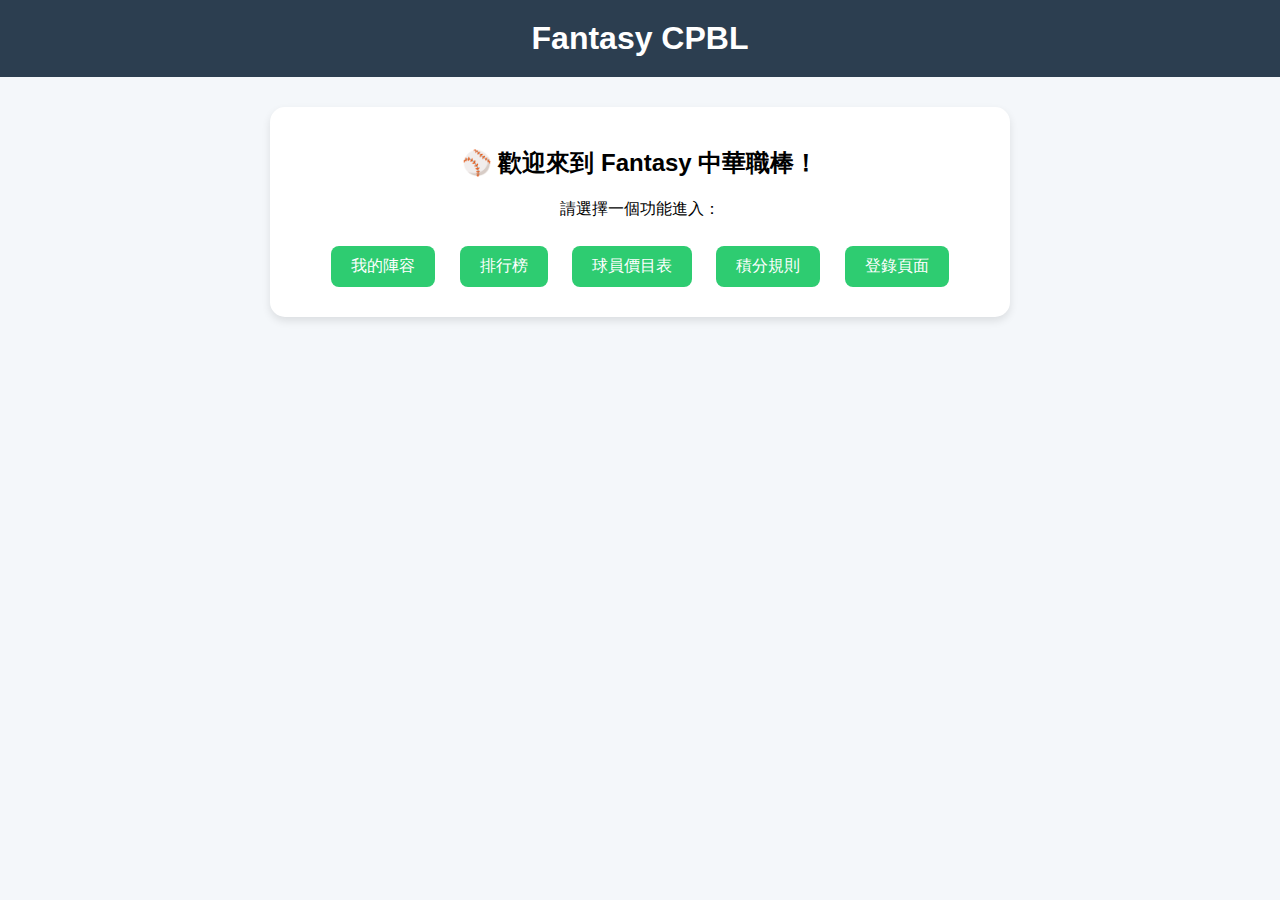
<file: index.html>
<!DOCTYPE html>
<html>
<head>
    <meta charset="utf-8">
    <title>FPL x 中職 - 首頁</title>
    <link rel="stylesheet" href=精緻.css>
  </head>
</head>
<body>
    <h1>Fantasy CPBL</h1>
    <div class="container">
        <h2>⚾ 歡迎來到 Fantasy 中華職棒！</h2>
        <p>請選擇一個功能進入：</p>
        <a href="陣容＋選人頁面.html">我的陣容</a>
        <a href="排行榜頁面.html">排行榜</a>
        <a href="球員價目表.html">球員價目表</a>
        <a href="積分規則.html">積分規則</a>
        <a href="登錄頁面.html">登錄頁面</a>
    </div>
</body>
</html>
</file>
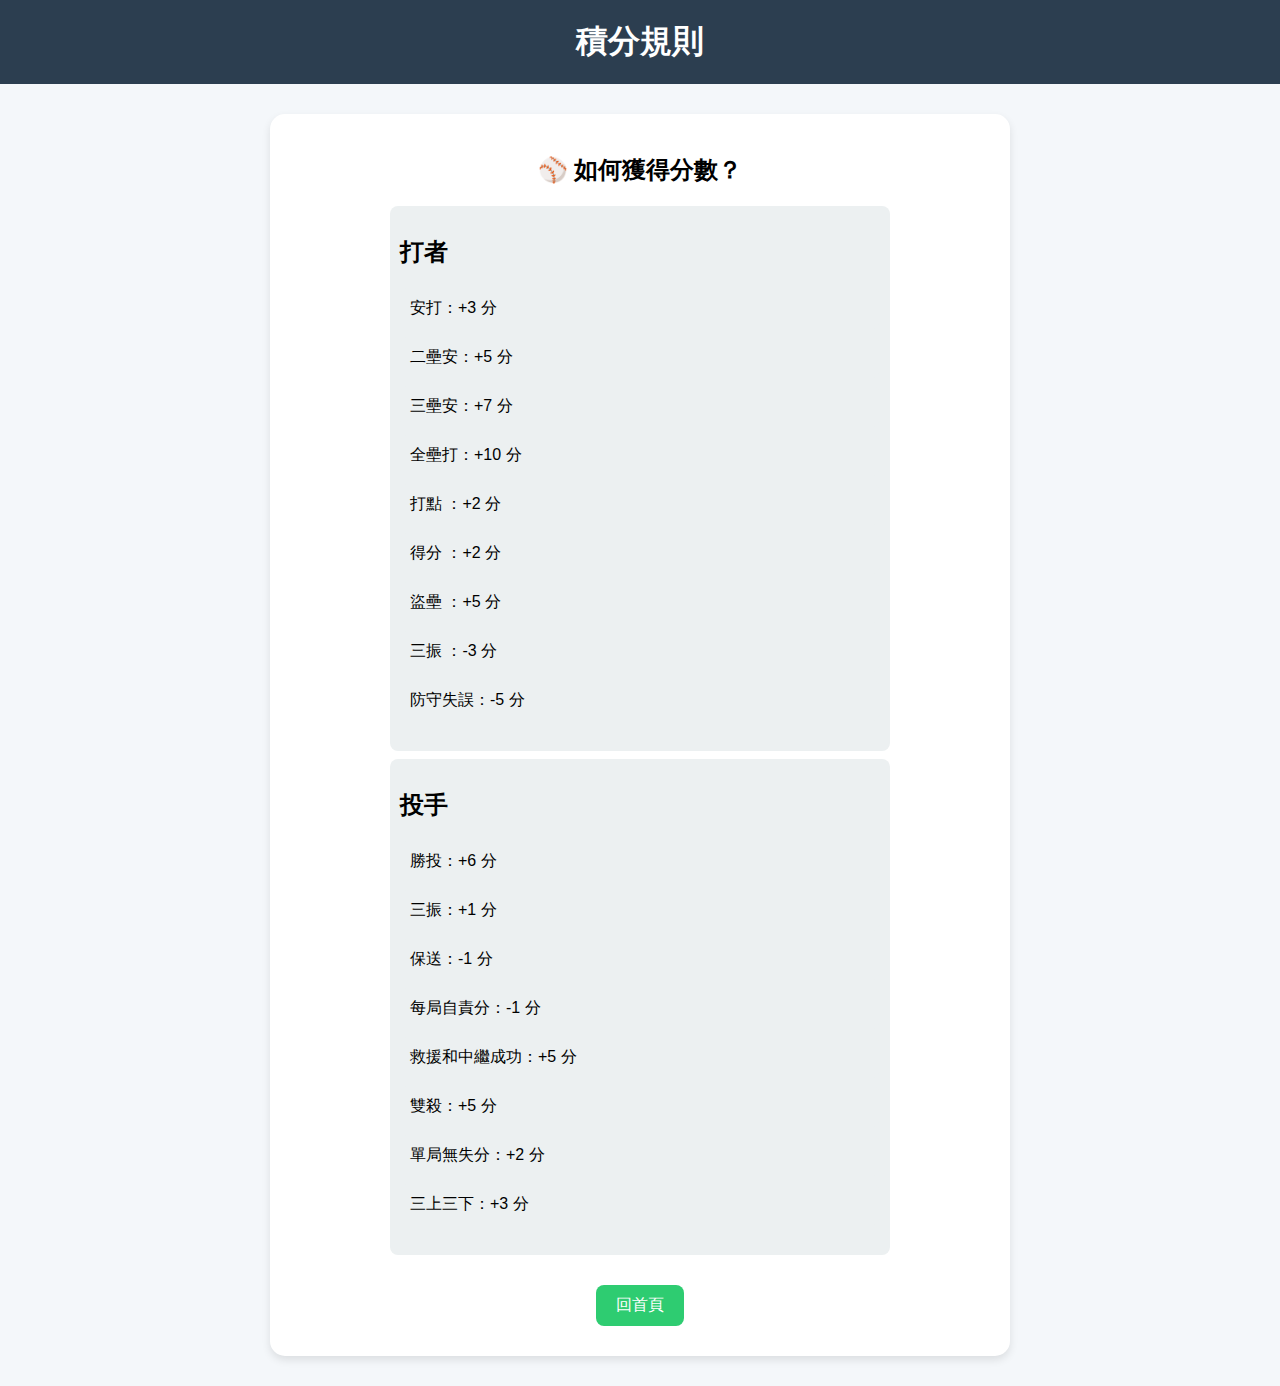
<file: 積分規則.html>
<!DOCTYPE html>
<html>
<head>
    <meta charset="utf-8">
    <title>積分規則</title>
    <link rel="stylesheet" href="精緻.css">
</head>
<body>
    <h1>積分規則</h1>
    <div class="container">
        <h2>⚾ 如何獲得分數？</h2>
        <ul>
            <li><ul>
            <h2>打者</h2>
            <li>安打：+3 分</li>
            <li>二壘安：+5 分</li>
            <li>三壘安：+7 分</li>
            <li>全壘打：+10 分</li>
            <li>打點 ：+2 分</li>
            <li>得分 ：+2 分</li>
            <li>盜壘 ：+5 分</li>
            <li>三振 ：-3 分</li>
            <li>防守失誤：-5 分</li>
            </ul></li>
            <li><ul>
            <h2>投手</h2>
            <li>勝投：+6 分</li>
            <li>三振：+1 分</li>
            <li>保送：-1 分</li>
            <li>每局自責分：-1 分</li>
            <li>救援和中繼成功：+5 分</li>
            <li>雙殺：+5 分</li>
            <li>單局無失分：+2 分</li>
            <li>三上三下：+3 分</li>
            </ul></li>
        </ul>

        <a href="首頁.html">回首頁</a>
    </div>
</body>
</html>
</file>
<file: 精緻.css>
body {
    font-family: "Microsoft JhengHei", sans-serif;
    background: #f4f7fa;
    margin: 0;
    padding: 0;
    text-align: center;
}

h1 {
    background: #2c3e50;
    color: white;
    padding: 20px;
    margin: 0;
}

.container {
    max-width: 700px;
    margin: 30px auto;
    padding: 20px;
    background: white;
    border-radius: 15px;
    box-shadow: 0 4px 8px rgba(0,0,0,0.1);
}

button, a {
    display: inline-block;
    margin: 10px;
    padding: 10px 20px;
    text-decoration: none;
    font-size: 16px;
    border-radius: 8px;
    transition: 0.3s;
}

button {
    border: none;
    background: #3498db;
    color: white;
    cursor: pointer;
}

button:hover {
    background: #2980b9;
}

a {
    background: #2ecc71;
    color: white;
}

a:hover {
    background: #27ae60;
}

ul, ol {
    text-align: left;
    max-width: 500px;
    margin: 20px auto;
    padding: 0;
}

li {
    list-style: none;
    background: #ecf0f1;
    margin: 8px 0;
    padding: 10px;
    border-radius: 8px;
}
</file>
